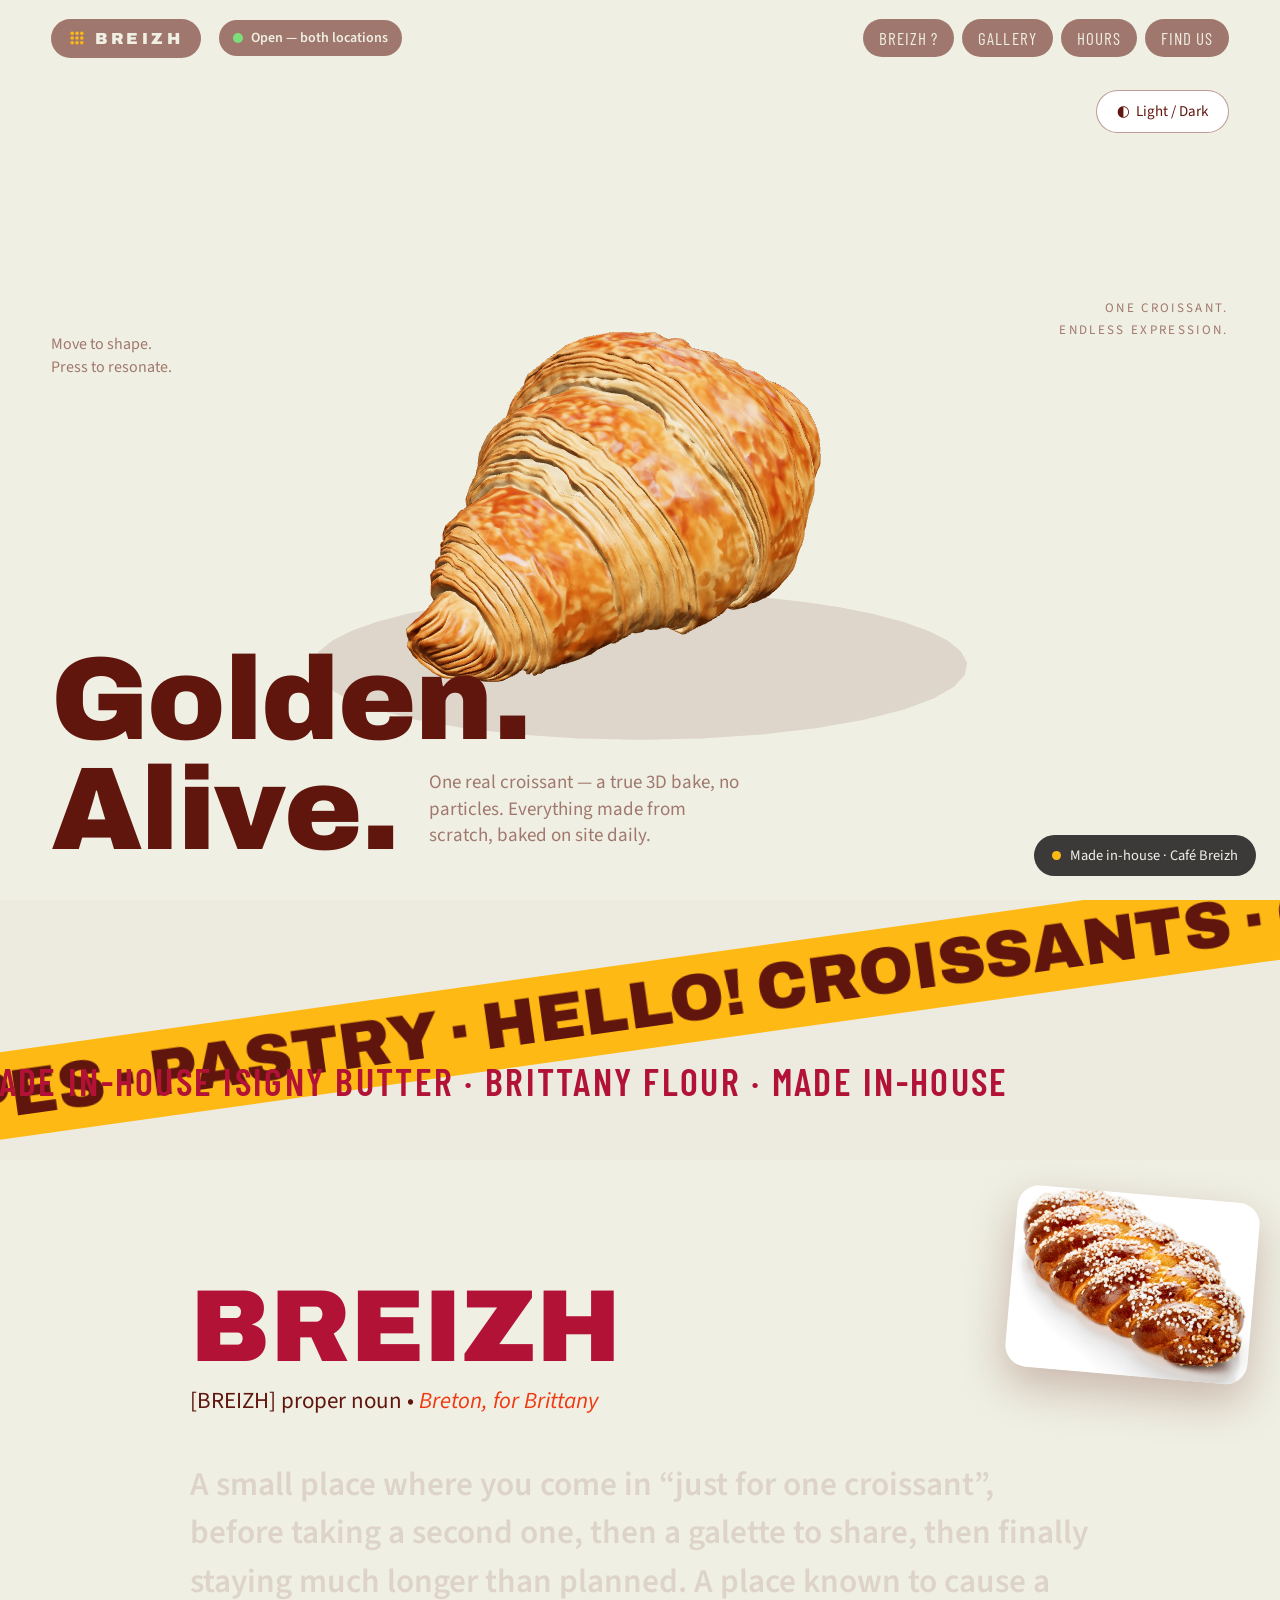
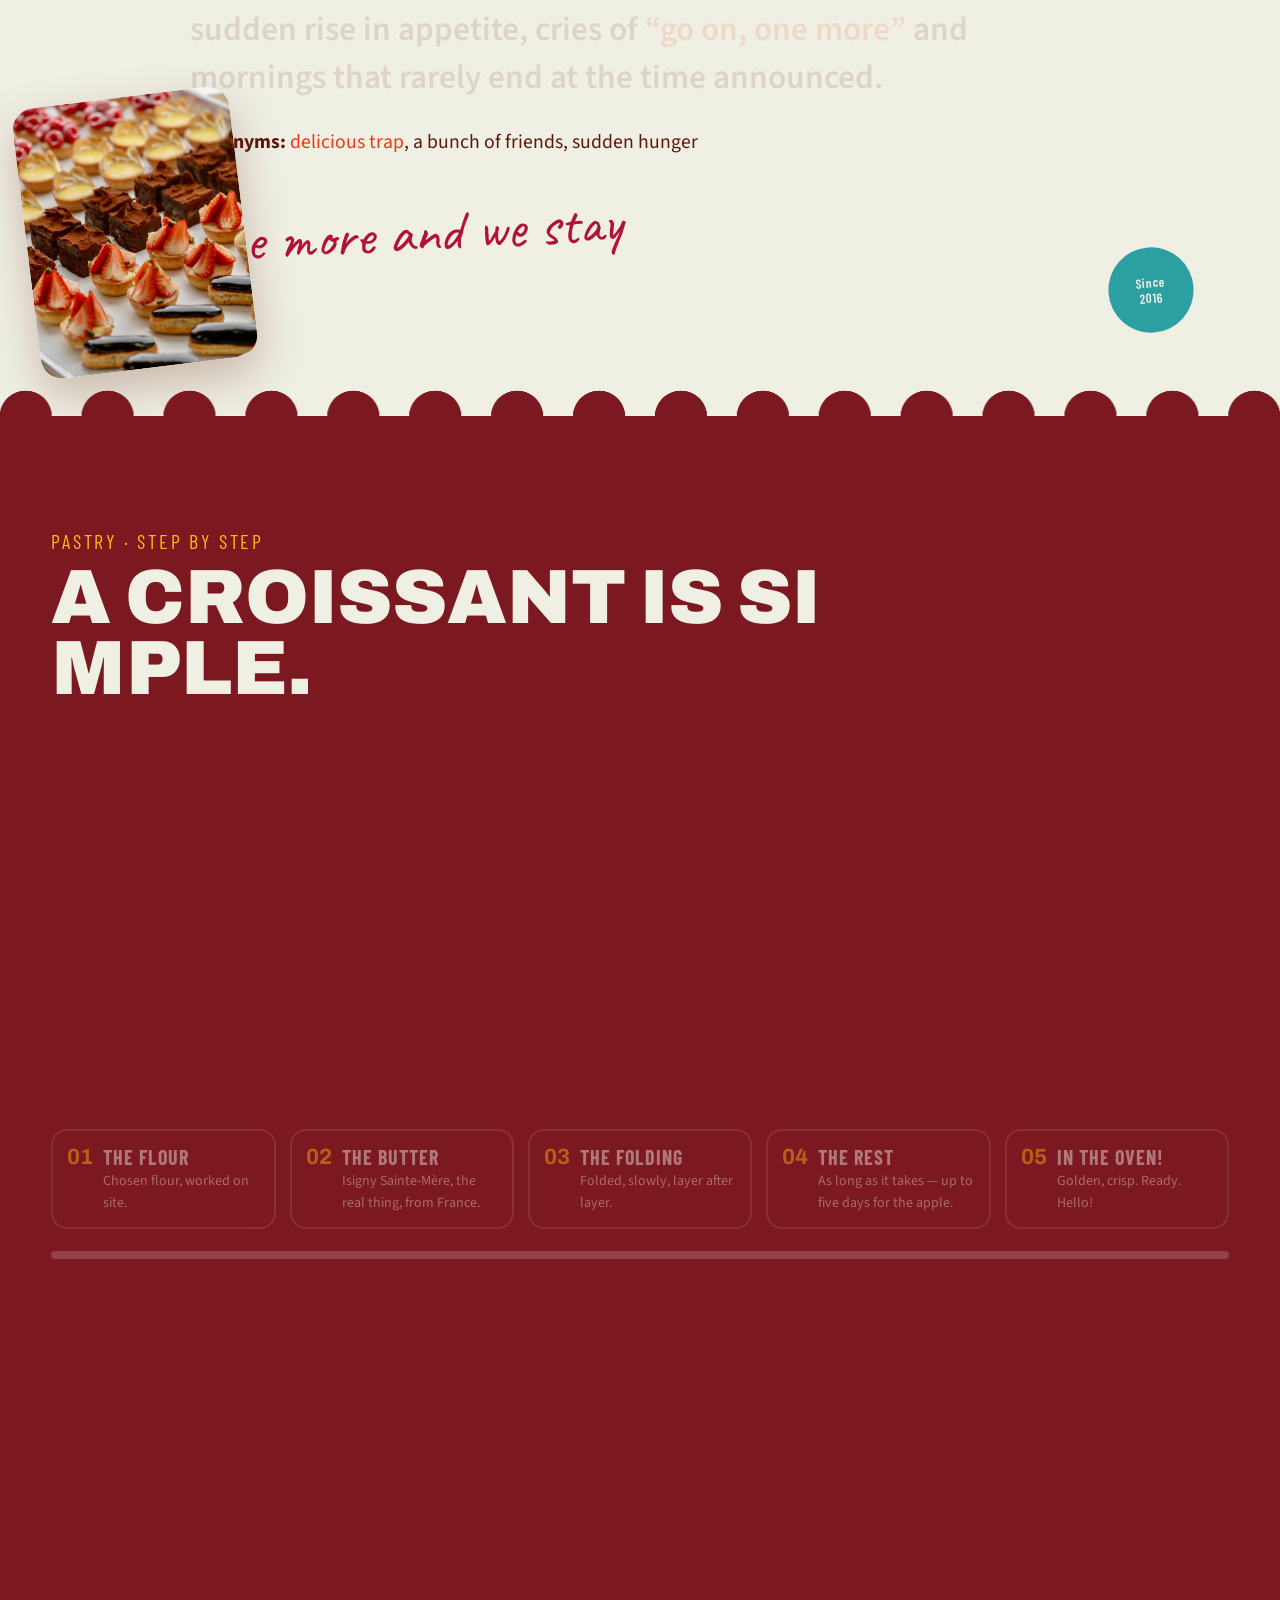
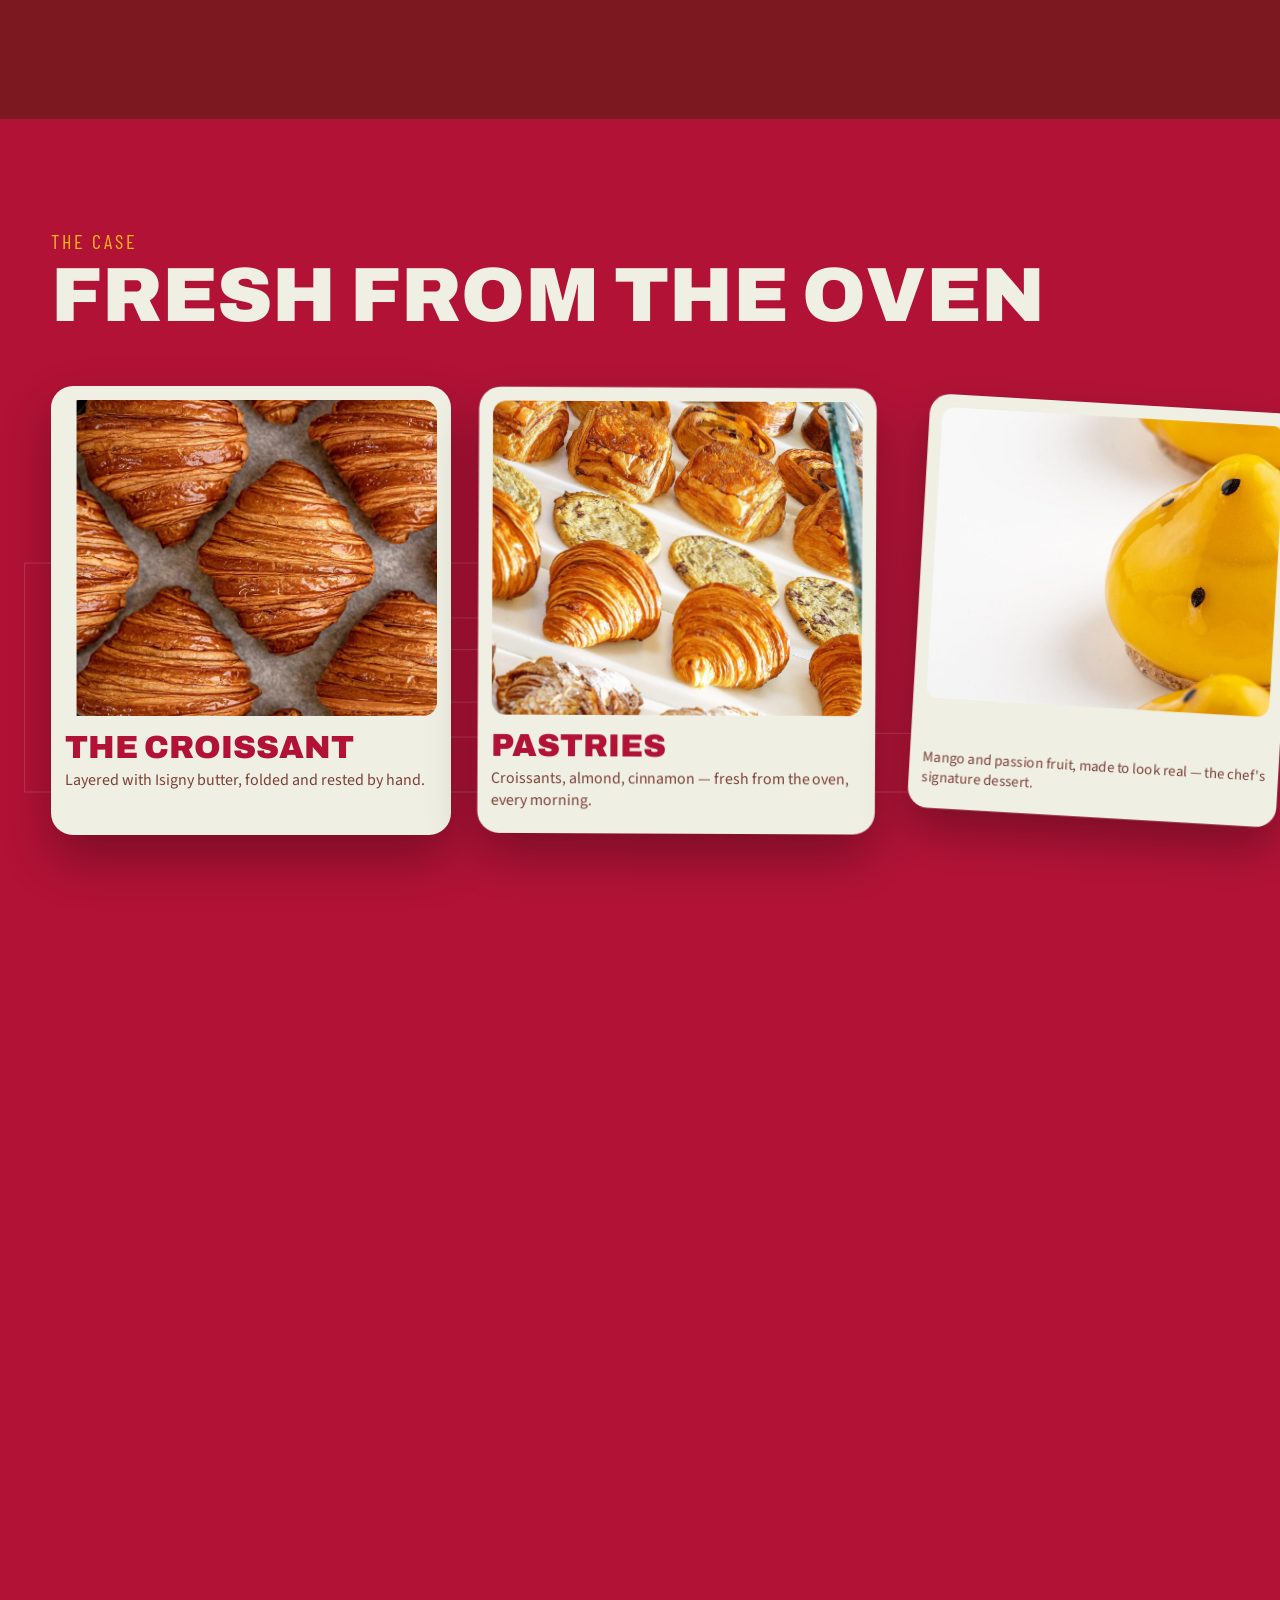
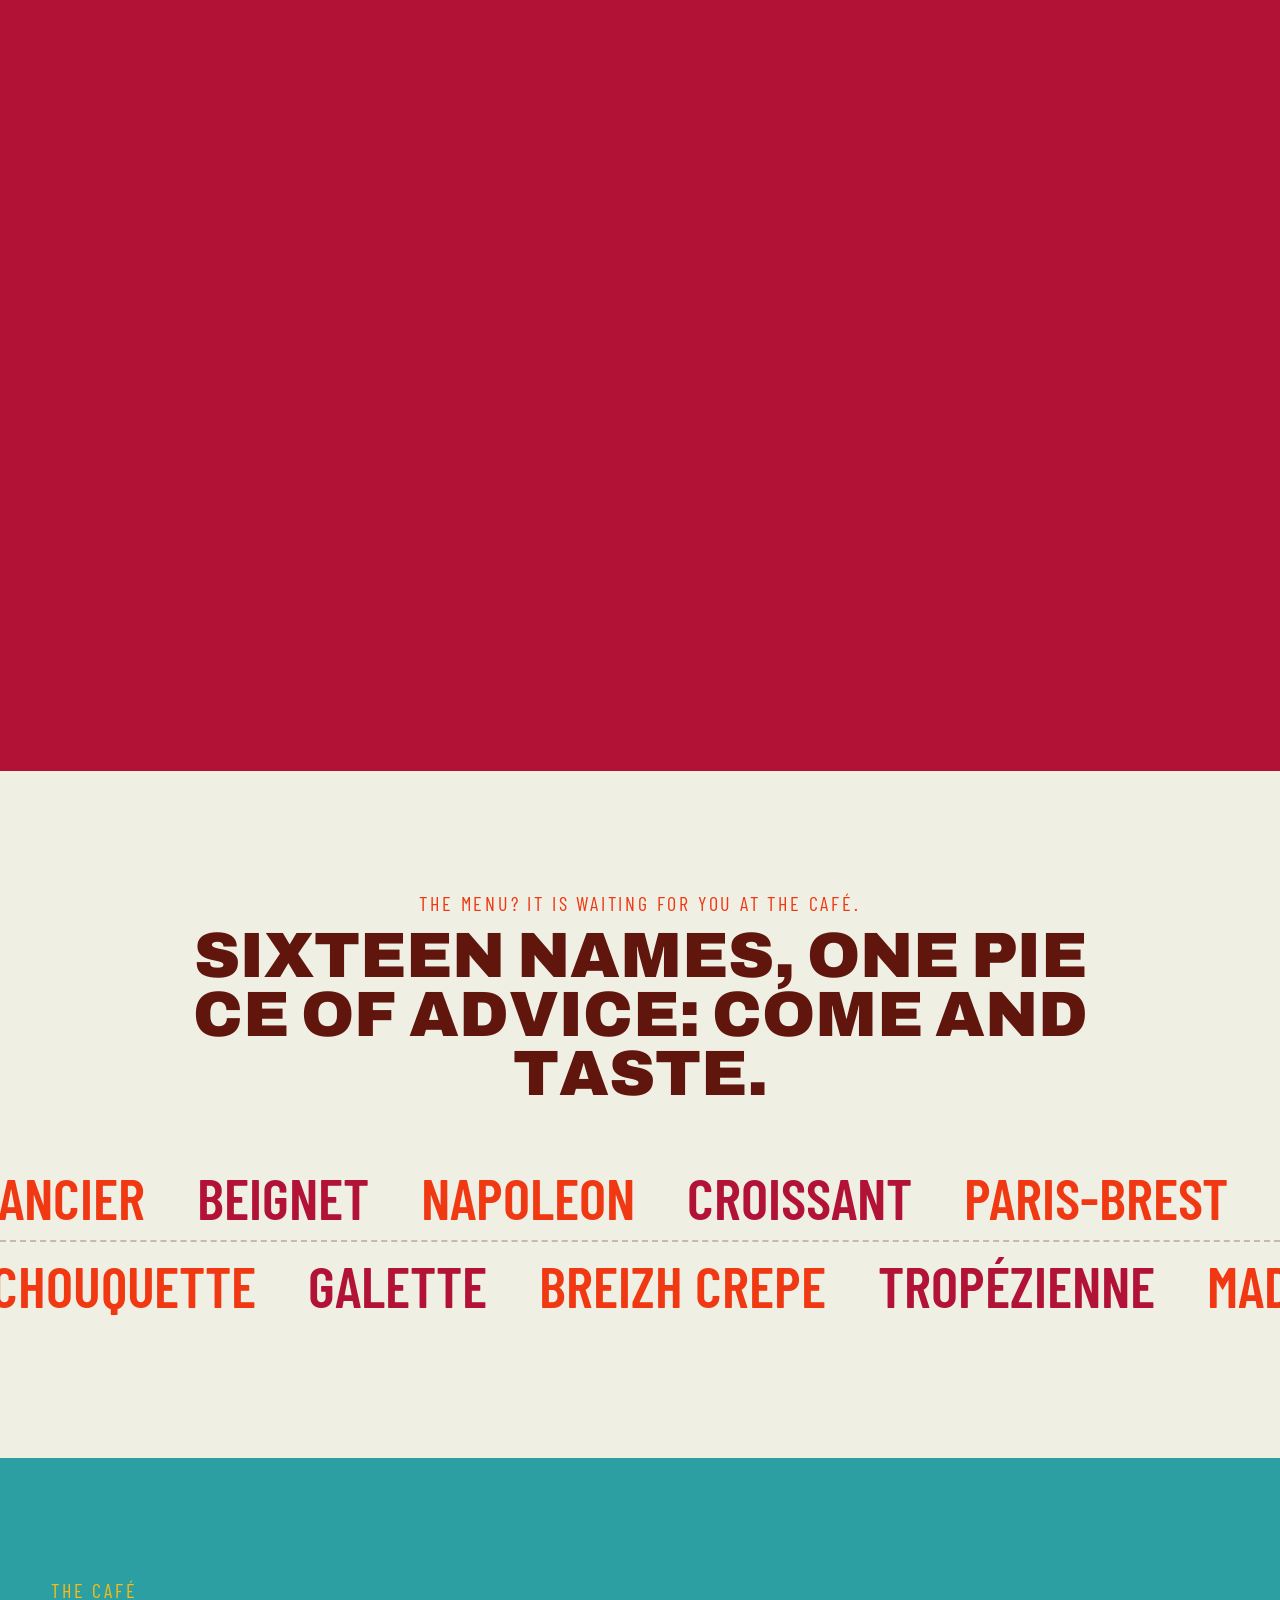
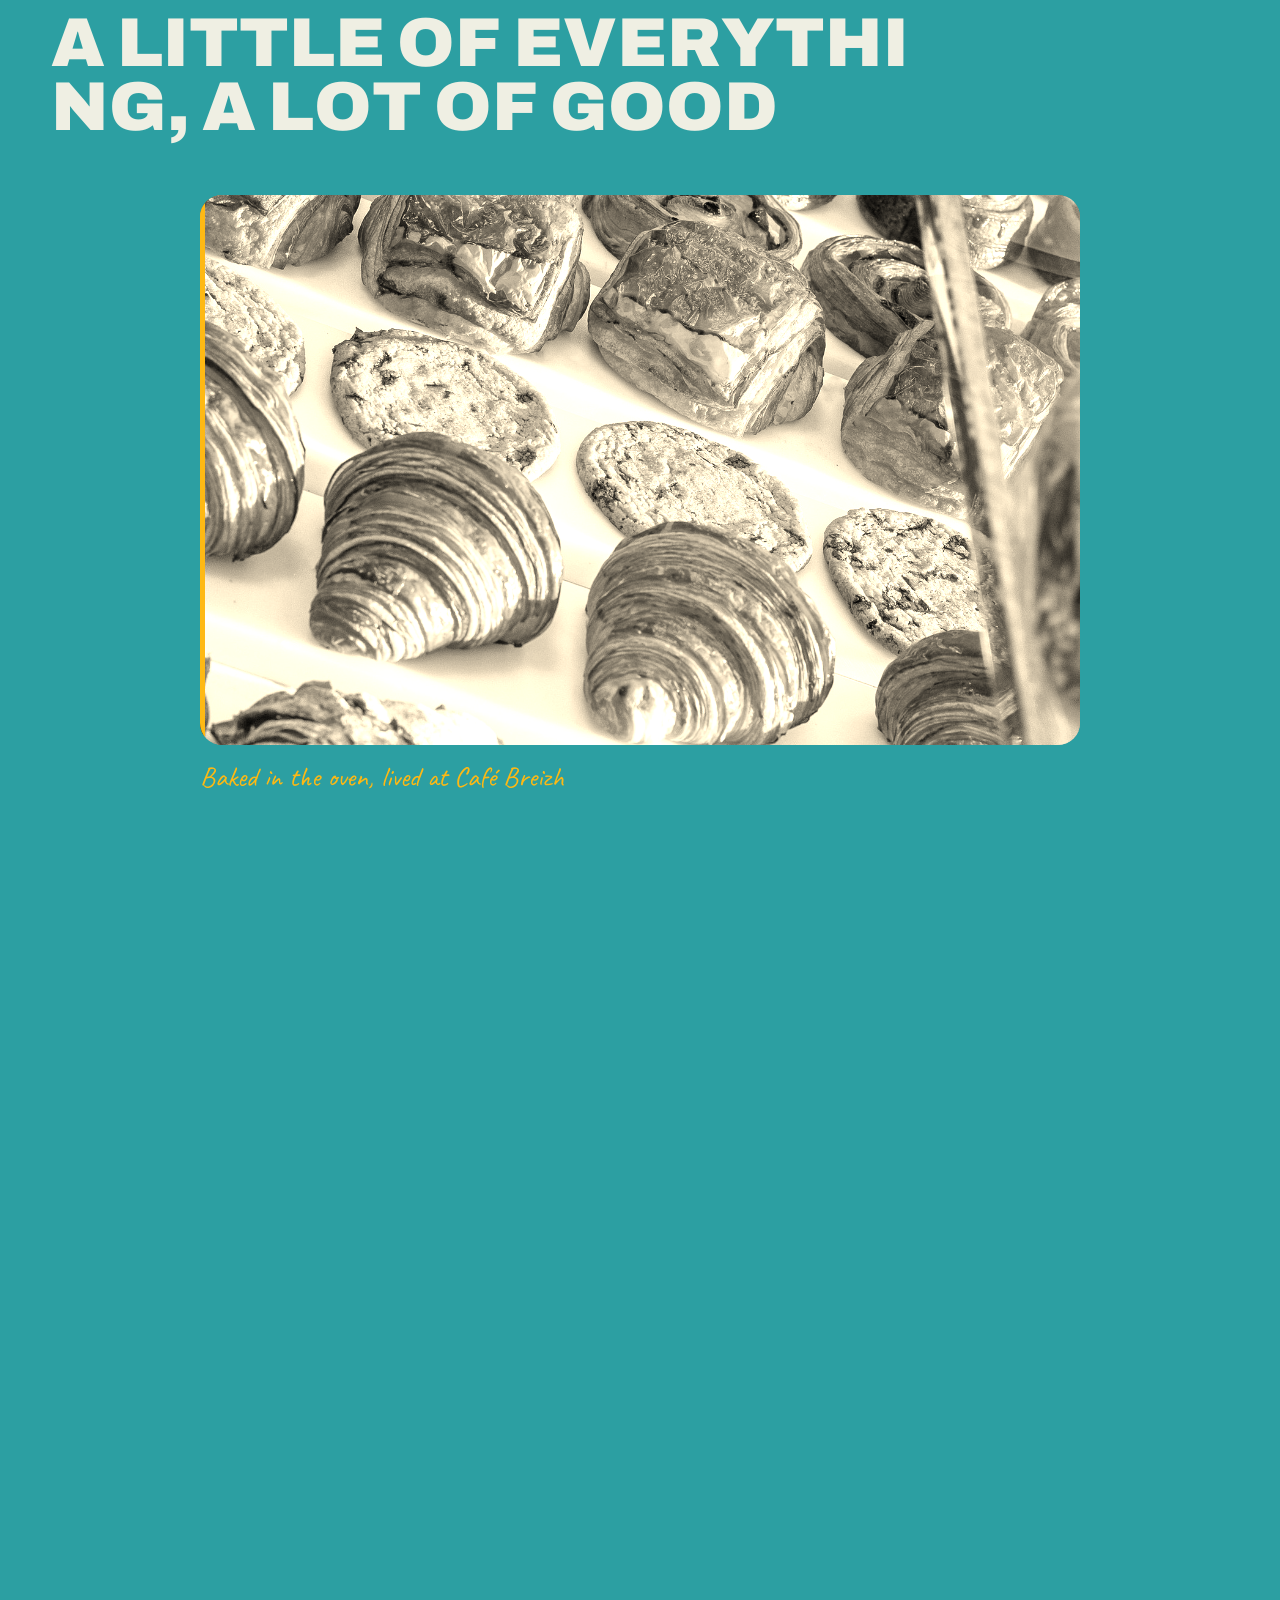
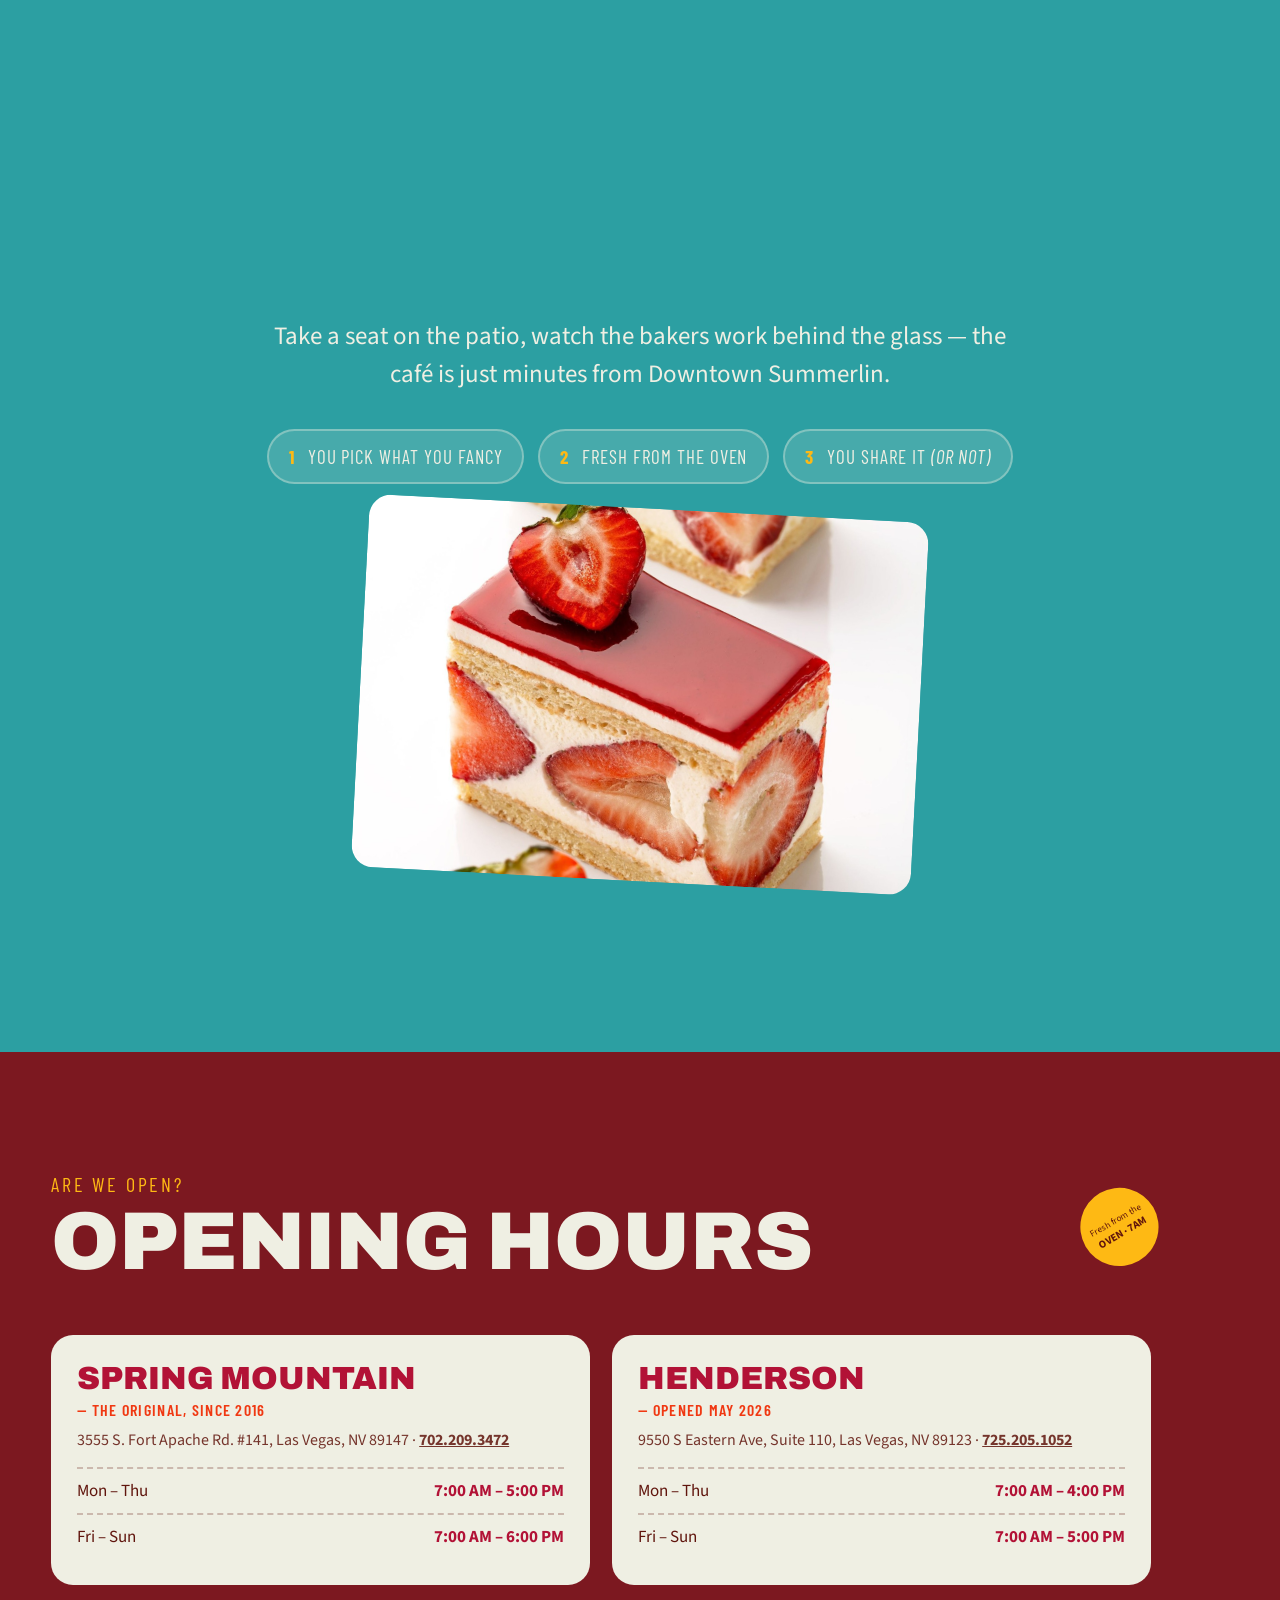
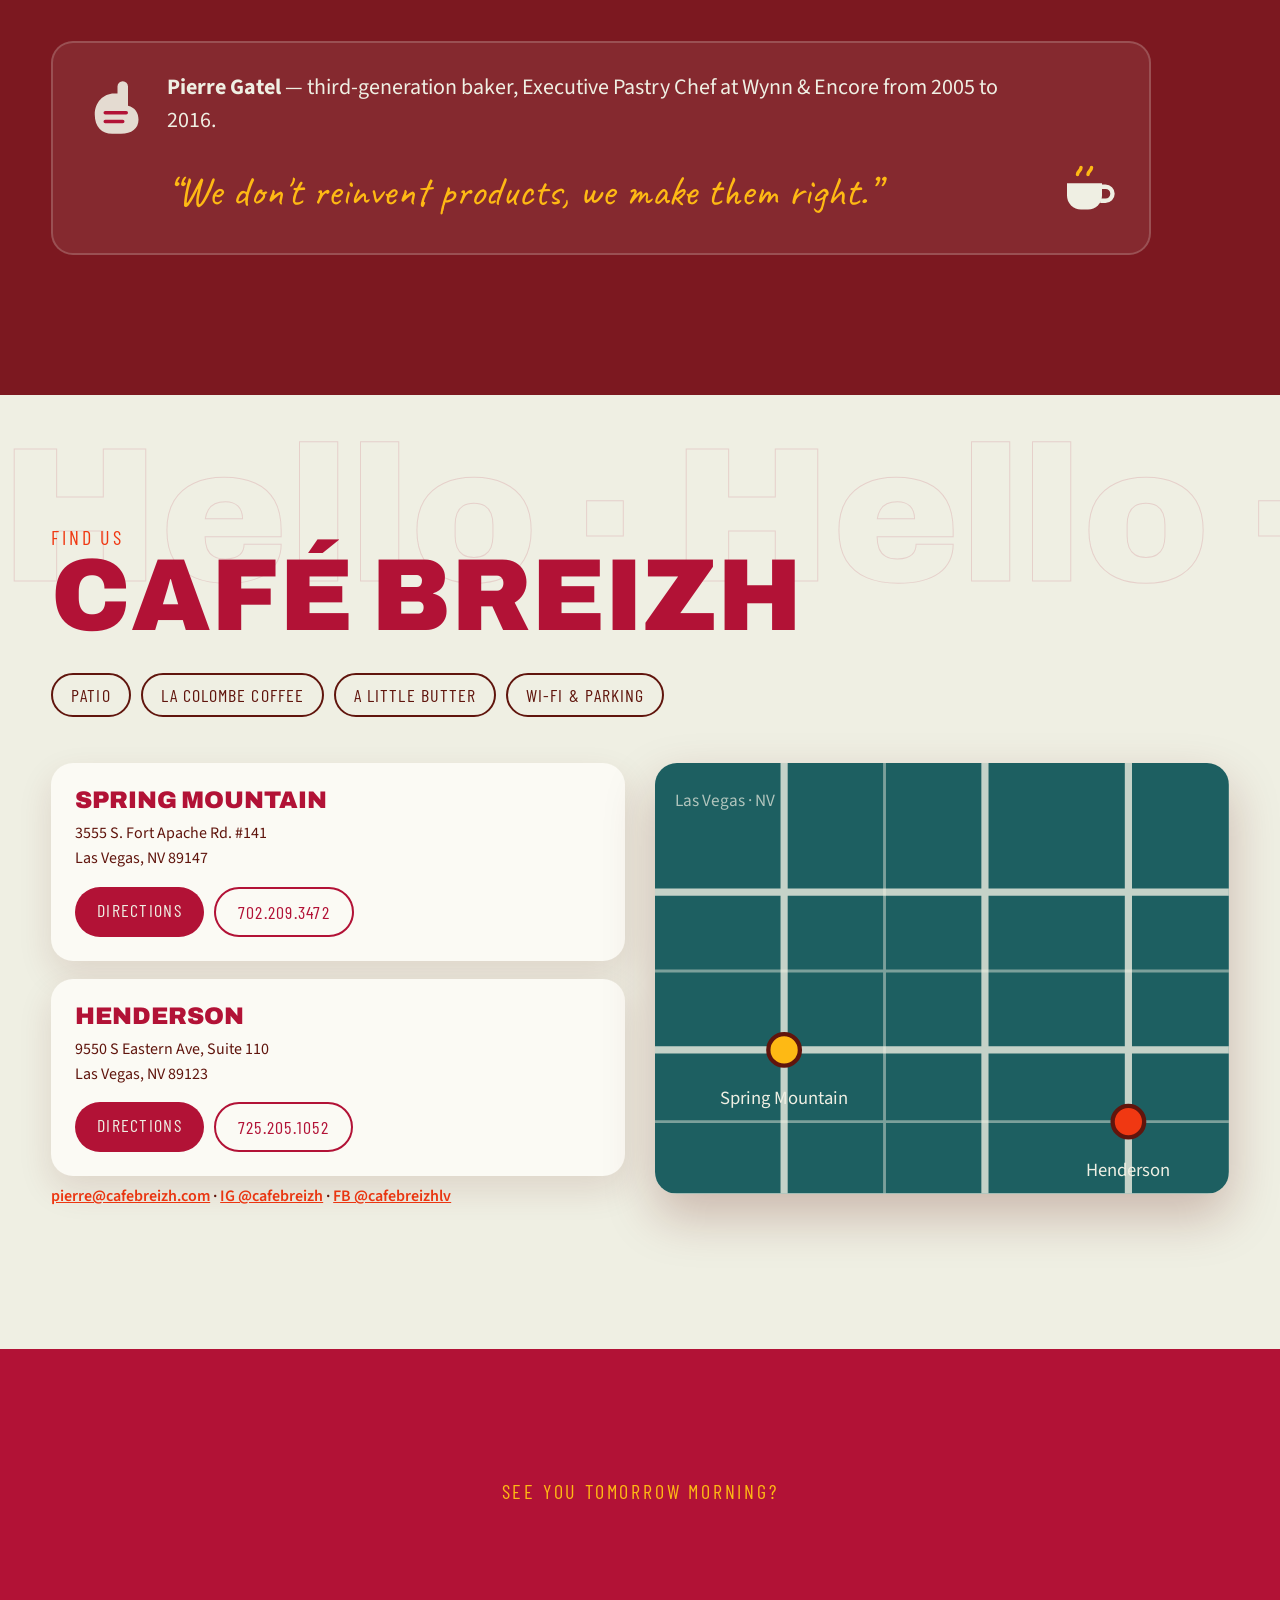
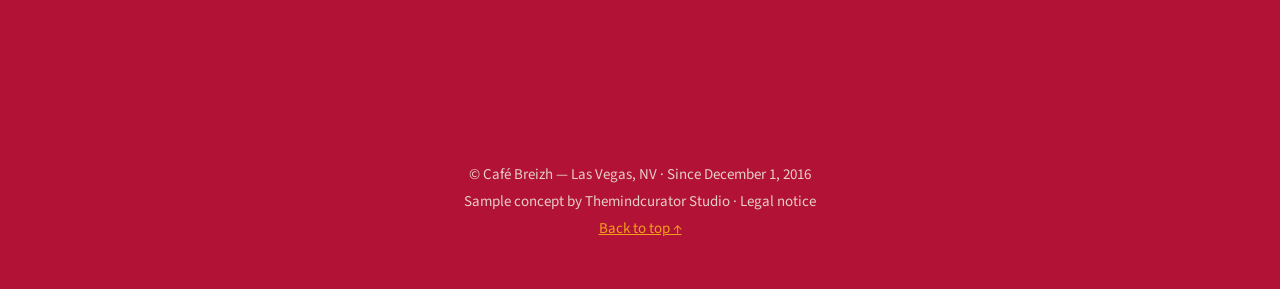
<file: index.html>
<!DOCTYPE html>
<html lang="en">
<head>
<meta charset="UTF-8">
<meta name="viewport" content="width=device-width, initial-scale=1.0">
<title>Café Breizh — Bakery &amp; Pastry · Las Vegas</title>
<meta name="description" content="Café Breizh — French bakery & pastry by Chef Pierre Gatel, Las Vegas. Everything made from scratch, baked on site daily.">
<link rel="preconnect" href="https://fonts.googleapis.com">
<link rel="preconnect" href="https://fonts.gstatic.com" crossorigin>
<link href="https://fonts.googleapis.com/css2?family=Archivo:wght@500;700;900&family=Barlow+Condensed:wght@500;600&family=Source+Sans+3:ital,wght@0,400;0,600;0,700;1,400&family=Caveat:wght@700&display=swap" rel="stylesheet">
<link rel="stylesheet" href="css/main.css">
</head>
<body id="top">

<!-- CURSOR -->
<div class="cursor" data-cursor aria-hidden="true"><span data-cursor-label>Hello!</span></div>

<!-- LOADER -->
<div class="intro" data-intro aria-hidden="true">
  <div class="intro__panels"><span style="--c:#B21236"></span><span style="--c:#7C1820"></span><span style="--c:#F03812"></span><span style="--c:#FE8826"></span><span style="--c:#FEB914"></span></div>
  <div class="intro__core">
    <svg class="intro__croissant" viewBox="0 0 120 80" fill="none" aria-hidden="true"><path d="M60 14c10-8 26-6 34 4 10 2 16 10 14 20 6 8 4 18-4 24-8 6-20 4-26-4H42c-6 8-18 10-26 4C8 56 6 46 12 38 10 28 16 20 26 18c8-10 24-12 34-4Z" fill="#FEB914" stroke="#60150D" stroke-width="4"/><path d="M42 20c4 12 4 26 0 40M78 20c-4 12-4 26 0 40M60 14v52" stroke="#60150D" stroke-width="4"/></svg>
    <div class="intro__word" data-intro-word>BREIZH</div>
    <p class="intro__msg" data-intro-msg>Preheating the oven…</p>
    <div class="intro__bar"><i data-intro-bar></i></div>
    <p class="intro__done">Ready! Hello!</p>
  </div>
</div>

<!-- TOPBAR -->
<header class="topbar">
  <a class="topbar__logo" href="#top" data-magnetic aria-label="Café Breizh — back to top">
    <svg viewBox="0 0 20 20" aria-hidden="true"><circle cx="4" cy="4" r="2.2"/><circle cx="10" cy="4" r="2.2"/><circle cx="16" cy="4" r="2.2"/><circle cx="4" cy="10" r="2.2"/><circle cx="10" cy="10" r="2.2"/><circle cx="16" cy="10" r="2.2"/><circle cx="4" cy="16" r="2.2"/><circle cx="10" cy="16" r="2.2"/><circle cx="16" cy="16" r="2.2"/></svg>
    <span>BREIZH</span>
  </a>
  <p class="topbar__status"><span class="topbar__dot" data-status-dot></span><span data-status-text>Checking opening hours…</span></p>
  <nav class="topbar__links">
    <a href="#definition" data-magnetic>Breizh ?</a>
    <a href="#gallery" data-magnetic>Gallery</a>
    <a href="#hours" data-magnetic>Hours</a>
    <a href="#visit" data-magnetic>Find us</a>
  </nav>
</header>

<main>
<!-- HERO — one real 3D croissant (approved sample, hero section only) -->
<section class="s-hero s-hero--model">
  <canvas class="s-hero__gl" data-hero-gl aria-hidden="true"></canvas>
  <button class="pill s-hero__theme" data-hero-theme type="button">◐&nbsp; Light / Dark</button>
  <p class="s-hero__note s-hero__note--l">Move to shape.<br>Press to resonate.</p>
  <p class="s-hero__note s-hero__note--r">One croissant.<br>Endless expression.</p>
  <div class="s-hero__headline">
    <h1>Golden.</h1>
    <div class="s-hero__row">
      <h1>Alive.</h1>
      <p>One real croissant — a true 3D bake, no particles. Everything made from scratch, baked on site daily.</p>
    </div>
  </div>
  <p class="s-hero__badge"><i></i> Made in-house · Café Breizh</p>
</section>

<!-- MARQUEE -->
<section class="s-marquee" aria-hidden="true">
  <div class="marquee marquee--a" data-marquee="1"><div class="marquee__track"><span>Croissants · Galettes · Crepes · Pastry · Hello!&nbsp;</span><span>Croissants · Galettes · Crepes · Pastry · Hello!&nbsp;</span></div></div>
  <div class="marquee marquee--b" data-marquee="-1"><div class="marquee__track"><span>Isigny Butter · Brittany Flour · Made In-House&nbsp;</span><span>Isigny Butter · Brittany Flour · Made In-House&nbsp;</span></div></div>
</section>

<!-- DEFINITION -->
<section class="s-def edge-wave" id="definition">
  <header class="s-def__head">
    <h2 class="s-def__word">Breizh</h2>
    <p class="s-def__phon">[BREIZH] proper noun • <em>Breton, for Brittany</em></p>
  </header>
  <p class="s-def__text" data-words>A small place where you come in “just for one croissant”, before taking a second one, then a galette to share, then finally staying much longer than planned. A place known to cause a sudden rise in appetite, cries of <mark>“go on, one more”</mark> and mornings that rarely end at the time announced.</p>
  <p class="s-def__syn"><strong>Synonyms:</strong> <mark>delicious trap</mark>, a bunch of friends, sudden hunger</p>
  <div class="s-def__sign" data-sign><span class="sign">One more and we stay</span></div>
  <figure class="s-def__photo s-def__photo--a" data-parallax="6"><img src="assets/img/ig-assorted-minis.jpg" alt="Assorted French mini pastries"></figure>
  <figure class="s-def__photo s-def__photo--b" data-parallax="10"><img src="assets/img/ig-braided-bread.jpg" alt="Braided brioche with pearl sugar"></figure>
  <div class="s-def__stamp" data-stamp aria-hidden="true">Since<br>2016</div>
</section>

<!-- BUILD -->
<section class="s-build edge-wave">
  <div class="s-build__pin" data-build-pin>
    <div class="s-build__intro">
      <p class="s-build__kicker">Pastry · Step by step</p>
      <h2 class="s-build__title" data-split>A croissant is simple.</h2>
    </div>
    <div class="s-build__stage" aria-hidden="true">
      <div class="layer layer--flour" data-layer="0"><svg viewBox="0 0 200 120"><ellipse cx="100" cy="88" rx="72" ry="18" fill="#EFEFE3"/><ellipse cx="100" cy="78" rx="46" ry="14" fill="#fff"/></svg><span>The flour</span></div>
      <div class="layer layer--butter" data-layer="1"><svg viewBox="0 0 200 120"><rect x="55" y="38" width="90" height="48" rx="10" fill="#FEB914" stroke="#60150D" stroke-width="4"/></svg><span>The butter</span></div>
      <div class="layer layer--fold" data-layer="2"><img src="assets/img/ig-croissant.jpg" alt=""><span>The folding</span></div>
      <div class="layer layer--rest" data-layer="3"><svg viewBox="0 0 200 120"><circle cx="100" cy="60" r="34" fill="none" stroke="#EFEFE3" stroke-width="6"/><path d="M100 38v22l16 10" stroke="#FEB914" stroke-width="6" fill="none" stroke-linecap="round"/></svg><span>The time</span></div>
      <div class="layer layer--fire" data-layer="4"><svg viewBox="0 0 200 120"><path d="M100 14c14 20 30 30 30 52a30 30 0 1 1-60 0c0-22 16-32 30-52Z" fill="#F03812"/><path d="M100 52c7 10 14 15 14 26a14 14 0 1 1-28 0c0-11 7-16 14-26Z" fill="#FEB914"/></svg><span>In the oven!</span></div>
      <div class="s-build__result" data-build-result><img src="assets/img/ig-croissant.jpg" alt="The croissant, flaky and golden"><strong>The Croissant</strong><em>Flaky, golden, crisp.</em></div>
      <div class="s-build__twist" data-build-twist><img src="assets/img/ig-galette-rois.jpg" alt="Golden Galette des Rois"><p class="s-build__twist-k">Same butter, another way</p><strong>…or as a galette</strong><em>The Galette des Rois, golden frangipane.</em></div>
    </div>
    <ol class="s-build__steps">
      <li class="s-build__step"><b>01</b><div><strong>The flour</strong><span>Chosen flour, worked on site.</span></div></li>
      <li class="s-build__step"><b>02</b><div><strong>The butter</strong><span>Isigny Sainte-Mère, the real thing, from France.</span></div></li>
      <li class="s-build__step"><b>03</b><div><strong>The folding</strong><span>Folded, slowly, layer after layer.</span></div></li>
      <li class="s-build__step"><b>04</b><div><strong>The rest</strong><span>As long as it takes — up to five days for the apple.</span></div></li>
      <li class="s-build__step"><b>05</b><div><strong>In the oven!</strong><span>Golden, crisp. Ready. Hello!</span></div></li>
    </ol>
    <div class="s-build__bar"><i data-build-bar></i></div>
  </div>
</section>

<!-- GALLERY -->
<section class="s-gallery" id="gallery">
  <div class="s-gallery__pin" data-gallery-pin>
    <header class="s-gallery__head"><p class="s-gallery__kicker">The case</p><h2 class="s-gallery__title" data-split>Fresh from the oven</h2></header>
    <div class="s-gallery__giant" data-gallery-giant aria-hidden="true">HELLO</div>
    <div class="s-gallery__track" data-gallery-track>
      <article class="card" data-card><div class="card__img"><img data-card-img src="assets/img/site-cafe-b.jpg" alt="Golden croissants in the case"></div><h3 class="card__title">The Croissant</h3><p>Layered with Isigny butter, folded and rested by hand.</p></article>
      <article class="card" data-card><div class="card__img"><img data-card-img src="assets/img/ig-pastry-case.jpg" alt="Pastry case"></div><h3 class="card__title">Pastries</h3><p>Croissants, almond, cinnamon — fresh from the oven, every morning.</p></article>
      <article class="card" data-card><div class="card__img"><img data-card-img src="assets/img/ig-mango.jpg" alt="Exotic desserts made to look real"></div><h3 class="card__title">The Exotic</h3><p>Mango and passion fruit, made to look real — the chef's signature dessert.</p></article>
      <article class="card" data-card><div class="card__img"><img data-card-img src="assets/img/ig-kouign-amann.jpg" alt="Caramelised Kouign-Amann"></div><h3 class="card__title">Kouign-Amann</h3><p>Caramelised butter and sugar, every day.</p></article>
      <article class="card" data-card><div class="card__img"><img data-card-img src="assets/img/ig-eclairs.jpg" alt="Eclairs"></div><h3 class="card__title">Eclair</h3><p>Gone in a flash — that is its name.</p></article>
      <article class="card" data-card><div class="card__img"><img data-card-img src="assets/img/ig-assorted-minis.jpg" alt="Lemon, raspberry and chocolate tarts"></div><h3 class="card__title">The Little Tarts</h3><p>Lemon, raspberry, chocolate — in small bites.</p></article>
    </div>
  </div>
</section>

<!-- NAMES -->
<section class="s-names edge-wave">
  <p class="s-names__k">The menu? It is waiting for you at the café.</p>
  <h2 class="s-names__title" data-split>Sixteen names, one piece of advice: come and taste.</h2>
  <div class="names-row" data-names-row="1"><div class="names-row__track"><span>Croissant</span><span>Paris-Brest</span><span>Kouign-Amann</span><span>Croque Monsieur</span><span>Palmier</span><span>Financier</span><span>Beignet</span><span>Napoleon</span><span>Croissant</span><span>Paris-Brest</span><span>Kouign-Amann</span><span>Croque Monsieur</span><span>Palmier</span><span>Financier</span><span>Beignet</span><span>Napoleon</span></div></div>
  <div class="names-row" data-names-row="-1"><div class="names-row__track"><span>Galette</span><span>Breizh Crepe</span><span>Tropézienne</span><span>Madeleine</span><span>Quiche Lorraine</span><span>Lemon Tart</span><span>Brioche</span><span>Chouquette</span><span>Galette</span><span>Breizh Crepe</span><span>Tropézienne</span><span>Madeleine</span><span>Quiche Lorraine</span><span>Lemon Tart</span><span>Brioche</span><span>Chouquette</span></div></div>
</section>

<!-- AMIGOS / LE CAFE -->
<section class="s-amigos edge-wave">
  <header class="s-amigos__head"><p class="s-amigos__k">The café</p><h2 class="s-amigos__title" data-split>A little of everything, a lot of good</h2></header>
  <div class="duo" data-duo>
    <figure class="duo__frame">
      <img class="duo__photo" src="assets/img/ig-pastry-case.jpg" alt="The Café Breizh case, full of pastries">
      <div class="duo__illu" data-duo-illu><img data-duo-in src="assets/img/ig-pastry-case.jpg" alt="" aria-hidden="true"></div>
      <i class="duo__line" data-duo-line></i>
    </figure>
    <figcaption>Baked in the oven, lived at Café Breizh</figcaption>
  </div>
  <p class="s-amigos__text">Take a seat on the patio, watch the bakers work behind the glass — the café is just minutes from Downtown Summerlin.</p>
  <div class="s-amigos__how"><span><b>1</b> You pick what you fancy</span><span><b>2</b> Fresh from the oven</span><span><b>3</b> You share it <em>(or not)</em></span></div>
  <figure class="s-amigos__photo" data-parallax="8"><img src="assets/img/ig-fraisier.jpg" alt="Fraisier — strawberry cake from Café Breizh"></figure>
</section>

<!-- HOURS -->
<section class="s-hours edge-wave" id="hours">
  <header class="s-hours__head"><p class="s-hours__k">Are we open?</p><h2 class="s-hours__title" data-split>Opening Hours</h2></header>
  <div class="s-hours__disc" aria-hidden="true"><svg viewBox="0 0 100 100"><circle cx="50" cy="50" r="47" fill="#FEB914"/><text x="50" y="44" text-anchor="middle" font-size="11" fill="#60150D">Fresh from the</text><text x="50" y="62" text-anchor="middle" font-size="13" font-weight="700" fill="#60150D">OVEN · 7AM</text></svg></div>
  <div class="hours">
    <article class="hours__loc" data-hours-row>
      <h3>Spring Mountain <span>— the original, since 2016</span></h3>
      <p class="hours__addr">3555 S. Fort Apache Rd. #141, Las Vegas, NV 89147 · <a href="tel:+17022093472">702.209.3472</a></p>
      <ul><li><span>Mon – Thu</span><b>7:00 AM – 5:00 PM</b></li><li><span>Fri – Sun</span><b>7:00 AM – 6:00 PM</b></li></ul>
    </article>
    <article class="hours__loc" data-hours-row>
      <h3>Henderson <span>— opened May 2026</span></h3>
      <p class="hours__addr">9550 S Eastern Ave, Suite 110, Las Vegas, NV 89123 · <a href="tel:+17252051052">725.205.1052</a></p>
      <ul><li><span>Mon – Thu</span><b>7:00 AM – 4:00 PM</b></li><li><span>Fri – Sun</span><b>7:00 AM – 5:00 PM</b></li></ul>
    </article>
  </div>
  <div class="chef">
    <svg class="chef__hand" viewBox="0 0 80 80" aria-hidden="true"><path d="M18 52c0-14 10-24 22-24h4v-8a6 6 0 0 1 12 0v22c8 2 12 8 12 16 0 10-8 16-20 16H38c-12 0-20-8-20-22Z" fill="#EFEFE3" opacity=".9"/><path d="M30 50h24M30 60h20" stroke="#B21236" stroke-width="4" stroke-linecap="round"/></svg>
    <p class="chef__line"><strong>Pierre Gatel</strong> — third-generation baker, Executive Pastry Chef at Wynn &amp; Encore from 2005 to 2016.</p>
    <blockquote>“We don't reinvent products, we make them right.”</blockquote>
    <svg class="chef__cup" viewBox="0 0 80 80" aria-hidden="true"><path d="M16 30h40v14a16 16 0 0 1-16 16h-8A16 16 0 0 1 16 44V30Z" fill="#EFEFE3"/><path d="M56 34h4a8 8 0 0 1 0 16h-6" fill="none" stroke="#EFEFE3" stroke-width="5"/><path d="M28 20c0-4 4-4 4-8M40 20c0-4 4-4 4-8" stroke="#FEB914" stroke-width="4" fill="none" stroke-linecap="round"/></svg>
  </div>
</section>

<!-- VISIT -->
<section class="s-visit edge-wave" id="visit">
  <div class="s-visit__giant" data-visit-marquee aria-hidden="true"><span>Hello · Hello · Hello ·&nbsp;</span><span>Hello · Hello · Hello ·&nbsp;</span><span>Hello · Hello · Hello ·&nbsp;</span></div>
  <header class="s-visit__head"><p class="s-visit__k">Find us</p><h2 class="s-visit__title" data-split data-jelly>Café Breizh</h2></header>
  <ul class="s-visit__pictos">
    <li>Patio</li><li>La Colombe Coffee</li><li>A little butter</li><li>Wi-Fi &amp; parking</li>
  </ul>
  <div class="s-visit__grid">
    <div class="s-visit__locs">
      <article><h3>Spring Mountain</h3><p>3555 S. Fort Apache Rd. #141<br>Las Vegas, NV 89147</p><div class="s-visit__actions"><a class="btn" data-magnetic target="_blank" rel="noopener" href="https://www.google.com/maps/search/?api=1&query=Cafe+Breizh+3555+S+Fort+Apache+Rd+Las+Vegas+NV+89147">Directions</a><a class="btn btn--ghost" data-magnetic href="tel:+17022093472">702.209.3472</a></div></article>
      <article><h3>Henderson</h3><p>9550 S Eastern Ave, Suite 110<br>Las Vegas, NV 89123</p><div class="s-visit__actions"><a class="btn" data-magnetic target="_blank" rel="noopener" href="https://www.google.com/maps/search/?api=1&query=Cafe+Breizh+9550+S+Eastern+Ave+Las+Vegas+NV+89123">Directions</a><a class="btn btn--ghost" data-magnetic href="tel:+17252051052">725.205.1052</a></div></article>
      <p class="s-visit__contact"><a href="mailto:pierre@cafebreizh.com">pierre@cafebreizh.com</a> · <a target="_blank" rel="noopener" href="https://www.instagram.com/cafebreizh/">IG @cafebreizh</a> · <a target="_blank" rel="noopener" href="https://www.facebook.com/cafebreizhlv/">FB @cafebreizhlv</a></p>
    </div>
    <div class="s-visit__mapwrap">
      <svg class="s-visit__map" data-map viewBox="0 0 400 300" role="img" aria-label="Simplified map of the two locations">
        <rect width="400" height="300" fill="#1d5f61"/>
        <g stroke="#EFEFE3" stroke-width="5" fill="none" opacity=".8"><path d="M0 90 H400M0 200 H400M90 0 V300M230 0 V300M330 0 V300"/></g>
        <g stroke="#EFEFE3" stroke-width="2" fill="none" opacity=".45"><path d="M0 145 H400M160 0 V300M0 250 H400"/></g>
        <circle cx="90" cy="200" r="11" fill="#FEB914" stroke="#60150D" stroke-width="3"/><text x="90" y="238" text-anchor="middle" fill="#EFEFE3" font-size="13">Spring Mountain</text>
        <circle cx="330" cy="250" r="11" fill="#F03812" stroke="#60150D" stroke-width="3"/><text x="330" y="288" text-anchor="middle" fill="#EFEFE3" font-size="13">Henderson</text>
        <text x="14" y="30" fill="#EFEFE3" font-size="12" opacity=".7">Las Vegas · NV</text>
      </svg>
    </div>
  </div>
</section>
</main>

<!-- END -->
<footer class="s-end edge-wave">
  <p class="s-end__k">See you tomorrow morning?</p>
  <h2 class="s-end__big" data-end-big><span>HELLO!</span></h2>
  <div class="s-end__meta">
    <p>© Café Breizh — Las Vegas, NV · Since December 1, 2016</p>
    <p>Sample concept by Themindcurator Studio · Legal notice</p>
    <p><a href="#top">Back to top ↑</a></p>
  </div>
</footer>

<script src="assets/vendor/gsap.min.js"></script>
<script src="assets/vendor/ScrollTrigger.min.js"></script>
<script src="assets/vendor/lenis.min.js"></script>
<script src="js/main.js"></script>
<script type="importmap">
{ "imports": { "three": "./assets/vendor/three/three.module.js" } }
</script>
<script type="module" src="js/model-main.js"></script>
</body>
</html>
</file>
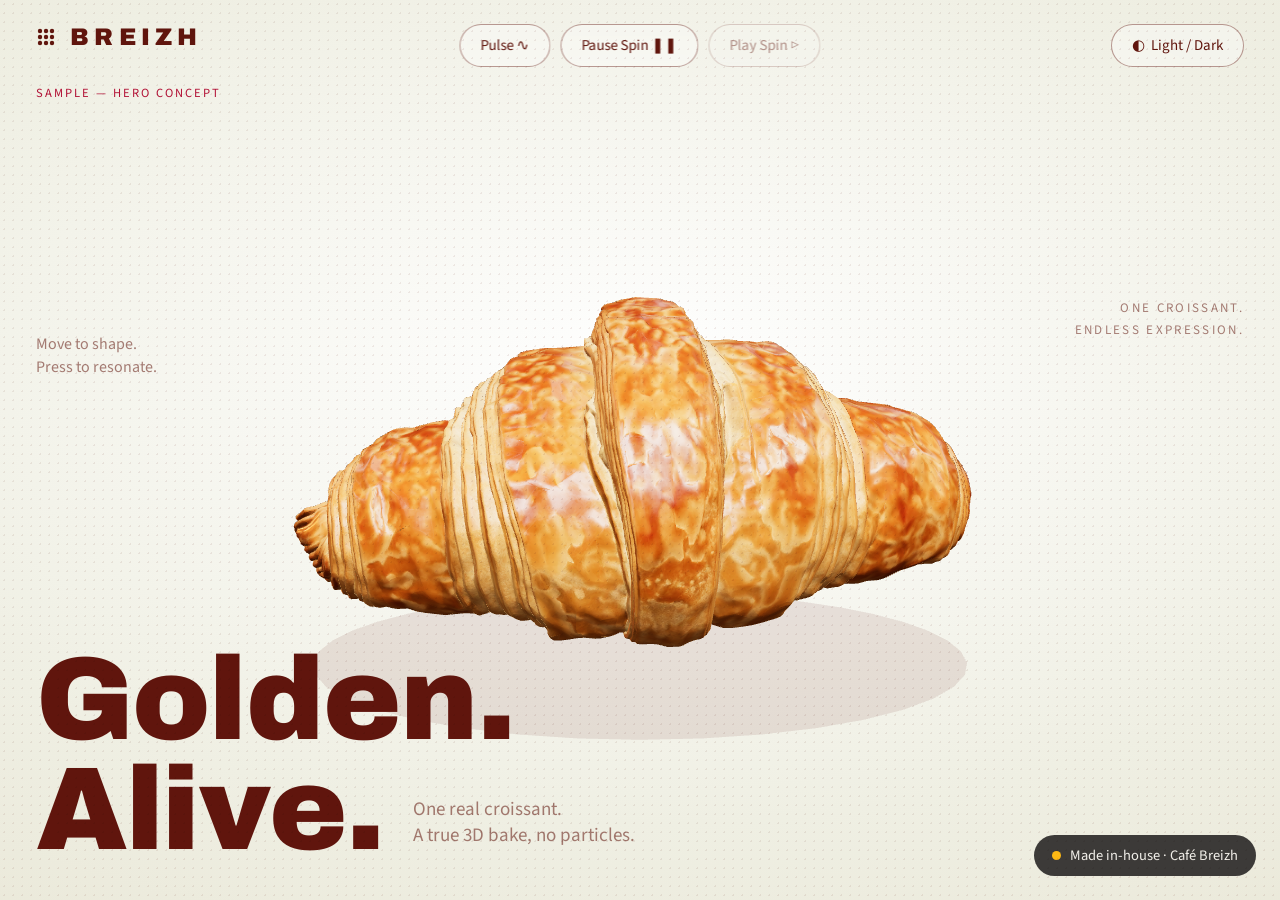
<file: hero-sample.html>
<!DOCTYPE html>
<html lang="en">
<head>
<meta charset="UTF-8">
<meta name="viewport" content="width=device-width, initial-scale=1.0">
<title>SAMPLE — Café Breizh Cymatic Hero</title>
<link rel="preconnect" href="https://fonts.googleapis.com">
<link rel="preconnect" href="https://fonts.gstatic.com" crossorigin>
<link href="https://fonts.googleapis.com/css2?family=Archivo:wght@500;700;900&family=Source+Sans+3:wght@400;600;700&display=swap" rel="stylesheet">
<style>
  :root{
    --bg:#EFEFE3; --bg2:#E7E4D2; --ink:#60150D; --muted:rgba(96,21,13,.55);
    --line:rgba(96,21,13,.42); --pill:rgba(255,255,255,.35);
  }
  body.dark{ --bg:#22100B; --bg2:#170906; --ink:#EFEFE3; --muted:rgba(239,239,227,.55); --line:rgba(239,239,227,.42); --pill:rgba(0,0,0,.25); }
  *{margin:0;padding:0;box-sizing:border-box}
  html,body{height:100%}
  body{
    font-family:"Source Sans 3",Arial,sans-serif; color:var(--ink); overflow:hidden;
    background:
      radial-gradient(120% 90% at 50% 42%, #fff 0%, var(--bg) 55%, var(--bg2) 100%);
    transition:background .5s;
  }
  body.dark{background:radial-gradient(120% 90% at 50% 42%, #3A1710 0%, var(--bg) 60%, var(--bg2) 100%)}
  body::after{ /* fine speckle, like the reference */
    content:""; position:fixed; inset:0; pointer-events:none; opacity:.5;
    background-image:radial-gradient(rgba(96,21,13,.16) 1px, transparent 1px);
    background-size:9px 9px; mix-blend-mode:multiply;
  }
  body.dark::after{background-image:radial-gradient(rgba(239,239,227,.14) 1px, transparent 1px); mix-blend-mode:screen}
  .stage{position:fixed; inset:0}
  canvas{position:absolute; inset:0; width:100%; height:100%; display:block}
  .no-gl canvas{display:none}

  header{position:absolute; top:0; left:0; right:0; z-index:5; display:flex; align-items:flex-start; padding:24px 36px;}
  .brand{display:flex; align-items:center; gap:14px; font-family:Archivo,sans-serif; font-weight:900; font-size:24px; letter-spacing:.22em}
  .brand svg{width:20px; height:20px; fill:var(--ink)}
  .controls{position:absolute; left:50%; transform:translateX(-50%); display:flex; gap:10px}
  .pill{
    font:inherit; font-size:15px; color:var(--ink); background:var(--pill);
    border:1px solid var(--line); border-radius:99px; padding:10px 20px; cursor:pointer;
    display:inline-flex; align-items:center; gap:8px; white-space:nowrap; backdrop-filter:blur(3px);
  }
  .pill:hover{border-color:var(--ink)}
  .pill.is-off{opacity:.45}
  .theme{margin-left:auto}

  .note-l{position:absolute; left:36px; top:37%; z-index:4; font-size:16px; line-height:1.45; color:var(--muted)}
  .note-r{position:absolute; right:36px; top:33%; z-index:4; text-align:right; font-size:13px; letter-spacing:.18em; line-height:1.7; color:var(--muted); text-transform:uppercase}

  .headline{position:absolute; left:36px; bottom:34px; z-index:4}
  .headline h1{font-family:Archivo,sans-serif; font-weight:900; font-size:clamp(58px,9.2vw,148px); line-height:.94; letter-spacing:-.015em}
  .headline .row{display:flex; align-items:flex-end; gap:30px}
  .headline p{font-size:19px; line-height:1.4; color:var(--muted); max-width:290px; padding-bottom:16px}
  .badge{
    position:absolute; right:24px; bottom:24px; z-index:5; display:flex; align-items:center; gap:9px;
    background:#3c3a38; color:#f2f0ea; font-size:14.5px; padding:10px 18px; border-radius:99px;
  }
  .badge i{width:9px; height:9px; border-radius:50%; background:#FEB914; display:block}
  .sample-tag{position:absolute; left:36px; top:84px; z-index:5; font-size:12.5px; letter-spacing:.16em; color:#B21236; text-transform:uppercase}

  @media(max-width:760px){
    header{padding:16px 18px}
    .brand{font-size:18px}
    .controls{position:static; transform:none; margin-left:auto}
    .controls .pill{padding:8px 12px; font-size:13px}
    .controls [data-play]{display:none}
    .theme{display:none}
    .note-l,.note-r{display:none}
    .headline{left:18px; bottom:78px}
    .headline h1{font-size:56px}
    .headline p{display:none}
    .badge{right:14px; bottom:14px; font-size:12.5px; padding:8px 13px}
    .sample-tag{left:18px; top:70px}
  }
</style>
</head>
<body>

<div class="stage">
  <canvas data-cymatic aria-hidden="true"></canvas>

  <header>
    <div class="brand">
      <svg viewBox="0 0 20 20" aria-hidden="true"><circle cx="4" cy="4" r="2.2"/><circle cx="10" cy="4" r="2.2"/><circle cx="16" cy="4" r="2.2"/><circle cx="4" cy="10" r="2.2"/><circle cx="10" cy="10" r="2.2"/><circle cx="16" cy="10" r="2.2"/><circle cx="4" cy="16" r="2.2"/><circle cx="10" cy="16" r="2.2"/><circle cx="16" cy="16" r="2.2"/></svg>
      BREIZH
    </div>
    <nav class="controls" aria-label="Sculpture controls">
      <button class="pill" data-pulse>Pulse ∿</button>
      <button class="pill" data-pause>Pause Spin ❚❚</button>
      <button class="pill is-off" data-play>Play Spin ▷</button>
    </nav>
    <button class="pill theme" data-theme>◐&nbsp; Light / Dark</button>
  </header>

  <p class="sample-tag">Sample — hero concept</p>

  <p class="note-l">Move to shape.<br>Press to resonate.</p>
  <p class="note-r">One croissant.<br>Endless expression.</p>

  <div class="headline">
    <h1>Golden.</h1>
    <div class="row">
      <h1>Alive.</h1>
      <p>One real croissant.<br>A true 3D bake, no particles.</p>
    </div>
  </div>

  <p class="badge"><i></i> Made in-house · Café Breizh</p>
</div>

<script type="importmap">
{ "imports": { "three": "./assets/vendor/three/three.module.js" } }
</script>
<script type="module" src="js/model.js"></script>
</body>
</html>
</file>
<file: css/main.css>
:root{
  --rouge:#B21236; --bordeaux:#7C1820; --brun:#60150D; --orange-rouge:#F03812;
  --orange:#FE8826; --jaune:#FEB914; --bleu:#2C9FA2; --creme:#EFEFE3; --creme-fond:#EDEAE0;
  --f-title:"Archivo","Arial Black",system-ui,sans-serif;
  --f-cond:"Barlow Condensed","Arial Narrow",system-ui,sans-serif;
  --f-text:"Source Sans 3",Arial,system-ui,sans-serif;
  --gutter:clamp(16px,4vw,56px); --radius:22px; --topbar-h:76px;
  --ease:cubic-bezier(.2,.8,.2,1); --wave:clamp(14px,1.6vw,26px);
}
*{margin:0;padding:0;box-sizing:border-box}
html{scroll-behavior:auto}
html.lenis,html.lenis body{height:auto}
.lenis.lenis-smooth{scroll-behavior:auto!important}
body{font-family:var(--f-text);background:var(--rouge);color:var(--creme);overflow-x:hidden}
img{display:block;max-width:100%}
a{color:inherit}
::selection{background:var(--jaune);color:var(--brun)}

/* scalloped divider: section paints a wave of its own bg over the previous */
.edge-wave{position:relative}
.edge-wave::before{content:"";position:absolute;z-index:4;left:0;right:0;top:calc(-2*var(--wave) + 1px);height:calc(2*var(--wave));background:inherit;pointer-events:none;
  --R:calc(var(--wave)*1.28);
  -webkit-mask:radial-gradient(var(--R) at 50% calc(1.8*var(--wave)),#000 99%,#0000 101%) calc(50% - 2*var(--wave)) 0/calc(4*var(--wave)) 100%,linear-gradient(#000 0 0) no-repeat 0 calc(1.8*var(--wave))/100% calc(2*var(--wave) - 1.8*var(--wave) + 1px);
  mask:radial-gradient(var(--R) at 50% calc(1.8*var(--wave)),#000 99%,#0000 101%) calc(50% - 2*var(--wave)) 0/calc(4*var(--wave)) 100%,linear-gradient(#000 0 0) no-repeat 0 calc(1.8*var(--wave))/100% calc(2*var(--wave) - 1.8*var(--wave) + 1px)}

/* ---------- cursor ---------- */
.cursor{position:fixed;z-index:200;left:0;top:0;width:64px;height:64px;margin:-32px 0 0 -32px;border-radius:50%;background:var(--jaune);color:var(--brun);display:none;align-items:center;justify-content:center;font-family:var(--f-cond);font-size:13px;font-weight:600;pointer-events:none;opacity:0;transform:scale(.4)}
html.has-cursor .cursor{display:flex}
html.has-cursor,html.has-cursor a,html.has-cursor button{cursor:none}
.cursor.is-on{opacity:1}
.cursor span{opacity:0;transition:opacity .2s}
.cursor.is-hover{transform:scale(1)}
.cursor.is-hover span{opacity:1}
.cursor.is-down{scale:.85}

/* ---------- loader ---------- */
.intro{position:fixed;inset:0;z-index:300;display:flex;align-items:center;justify-content:center}
.intro__panels{position:absolute;inset:0;display:flex}
.intro__panels span{flex:1;background:var(--c)}
.intro__core{position:relative;z-index:2;text-align:center;color:var(--creme);padding:20px}
.intro__croissant{width:110px;margin:0 auto 10px;animation:bounce 1s var(--ease) infinite alternate}
@keyframes bounce{from{transform:translateY(0) rotate(-4deg)}to{transform:translateY(-18px) rotate(5deg)}}
.intro__word{font-family:var(--f-title);font-weight:900;font-size:clamp(52px,12vw,120px);letter-spacing:.02em;line-height:1;display:flex;justify-content:center}
.intro__word .ch{display:inline-block}
.intro__msg{font-family:var(--f-cond);font-size:20px;letter-spacing:.08em;text-transform:uppercase;opacity:.85;min-height:26px}
.intro__bar{width:min(320px,70vw);height:8px;border-radius:99px;background:rgba(239,239,227,.25);margin:18px auto 10px;overflow:hidden}
.intro__bar i{display:block;height:100%;background:var(--jaune);transform:scaleX(0);transform-origin:left}
.intro__done{font-family:"Caveat",cursive;font-size:34px;color:var(--jaune);opacity:0;transform:scale(.7) rotate(-4deg)}
.intro.is-done .intro__done{opacity:1;transform:scale(1) rotate(-3deg);transition:.4s var(--ease)}
.intro.is-done .intro__msg{opacity:0}

/* ---------- topbar ---------- */
.topbar{position:fixed;z-index:100;top:0;left:0;right:0;height:var(--topbar-h);display:flex;align-items:center;gap:18px;padding:10px var(--gutter);pointer-events:none}
.topbar>*{pointer-events:auto}
.topbar__logo{display:flex;align-items:center;gap:10px;flex:none;padding:11px 18px;border-radius:99px;background:rgba(96,21,13,.55);backdrop-filter:blur(6px);color:var(--creme);text-decoration:none;font-family:var(--f-title);font-weight:900;font-size:16px;letter-spacing:.22em}
.topbar__logo svg{width:16px;height:16px;flex:none;fill:var(--jaune)}
.topbar__status{display:flex;align-items:center;gap:8px;background:rgba(96,21,13,.55);backdrop-filter:blur(6px);padding:8px 14px;border-radius:99px;font-size:14px;font-weight:600}
.topbar__dot{width:10px;height:10px;border-radius:50%;background:#FE8826;flex:none}
.topbar__dot.is-open{background:#7BE07B}
.topbar__links{margin-left:auto;display:flex;gap:8px}
.topbar__links a{text-decoration:none;font-family:var(--f-cond);font-size:17px;letter-spacing:.06em;text-transform:uppercase;background:rgba(96,21,13,.55);backdrop-filter:blur(6px);padding:9px 16px;border-radius:99px}

/* ---------- shared type ---------- */
h2[data-split],.s-def__word{font-family:var(--f-title);font-weight:900;text-transform:uppercase;line-height:.92}
.split-mask{display:block;overflow:hidden}
.split-ch{display:inline-block;will-change:transform}
[class$="__k"],[class$="__kicker"]{font-family:var(--f-cond);letter-spacing:.14em;text-transform:uppercase;font-size:clamp(15px,1.6vw,20px)}

/* ---------- hero — 3D croissant (Cymatic layout, approved sample) ---------- */
/* Taste-skill direction: flat fields from the subject itself — light is the
   flour-dusted marble counter at opening time, dark is the deck oven before
   dawn. No gradients, no glows, no ornament; the 3D bake is the only picture. */
.s-hero--model{
  --h-ink:#60150D; --h-muted:rgba(96,21,13,.55);
  --h-line:rgba(96,21,13,.42); --h-pill:#FFFFFF;
  position:relative;min-height:100svh;overflow:hidden;color:var(--h-ink);
  background:var(--creme);
  transition:background .5s;
}
.s-hero--model.is-dark{--h-ink:#EFEFE3; --h-muted:rgba(239,239,227,.62); --h-line:rgba(239,239,227,.45); --h-pill:#1D0A05;
  background:#150705}
.s-hero__gl{position:absolute;inset:0;width:100%;height:100%;display:block;z-index:0;touch-action:pan-y}
.s-hero--model.no-gl .s-hero__gl{display:none}
.s-hero__theme{position:absolute;z-index:5;top:calc(var(--topbar-h) + 14px);right:var(--gutter)}
.s-hero--model .pill{font:inherit;font-size:15px;color:var(--h-ink);background:var(--h-pill);border:1px solid var(--h-line);border-radius:99px;padding:10px 20px;cursor:pointer;display:inline-flex;align-items:center;gap:8px;white-space:nowrap}
.s-hero--model .pill:hover{border-color:var(--h-ink)}
.s-hero--model .pill.is-off{opacity:.45}
.s-hero__note{position:absolute;z-index:4;color:var(--h-muted)}
.s-hero__note--l{left:var(--gutter);top:37%;font-size:16px;line-height:1.45}
.s-hero__note--r{right:var(--gutter);top:33%;text-align:right;font-size:13px;letter-spacing:.18em;line-height:1.7;text-transform:uppercase}
.s-hero__headline{position:absolute;z-index:4;left:var(--gutter);bottom:34px}
.s-hero__headline h1{font-family:var(--f-title);font-weight:900;font-size:clamp(58px,9.2vw,148px);line-height:.94;letter-spacing:-.015em}
.s-hero__row{display:flex;align-items:flex-end;gap:30px}
.s-hero__row p{font-size:19px;line-height:1.4;color:var(--h-muted);max-width:320px;padding-bottom:16px}
.s-hero__badge{position:absolute;z-index:5;right:24px;bottom:24px;display:flex;align-items:center;gap:9px;background:#3c3a38;color:#f2f0ea;font-size:14.5px;padding:10px 18px;border-radius:99px}
.s-hero__badge i{width:9px;height:9px;border-radius:50%;background:var(--jaune);display:block}


/* ---------- marquee ---------- */
.s-marquee{background:var(--creme-fond);padding:64px 0 58px;overflow:hidden}
.marquee{overflow:hidden;white-space:nowrap}
.marquee__track{display:inline-flex;font-family:var(--f-title);font-weight:900;text-transform:uppercase;line-height:1}
.marquee--a{background:var(--jaune);color:var(--brun);transform:rotate(-2deg) scale(1.03)}
.marquee--a .marquee__track{font-size:clamp(30px,5vw,64px);padding:10px 0}
.marquee--b{color:var(--rouge);margin-top:14px}
.marquee--b .marquee__track{font-size:clamp(20px,3vw,38px);font-family:var(--f-cond);font-weight:600;letter-spacing:.06em}

/* ---------- definition ---------- */
.s-def{background:var(--creme);color:var(--brun);padding:120px var(--gutter) 150px;overflow:hidden}
.s-def__head{max-width:900px;margin:0 auto}
.s-def__word{font-size:clamp(54px,8vw,120px);color:var(--rouge)}
.s-def__phon{font-size:clamp(17px,2vw,23px);margin-top:10px}
.s-def__phon em{color:var(--orange-rouge)}
.s-def__text{max-width:900px;margin:44px auto 0;font-size:clamp(21px,2.6vw,34px);line-height:1.45;font-weight:600}
.s-def__text mark,.s-def__syn mark{background:none;color:var(--orange-rouge)}
.s-def__syn{max-width:900px;margin:26px auto 0;font-size:clamp(16px,.6vw + 12px,20px)}
.s-def__sign{max-width:900px;margin:40px auto 0;overflow:hidden}
.sign{font-family:"Caveat",cursive;font-size:clamp(34px,5vw,58px);color:var(--rouge);display:inline-block;transform:rotate(-3deg)}
.s-def__photo{position:absolute;border-radius:var(--radius);overflow:hidden;box-shadow:0 18px 44px rgba(96,21,13,.25)}
.s-def__photo img{width:100%;height:100%;object-fit:cover}
.s-def__photo--a{width:clamp(130px,17vw,280px);aspect-ratio:4/5;left:2vw;bottom:4%;rotate:-7deg}
.s-def__photo--b{width:clamp(140px,19vw,320px);aspect-ratio:4/3;right:2vw;top:6%;rotate:5deg}
.s-def__stamp{position:absolute;right:6vw;bottom:9%;width:104px;height:104px;border-radius:50%;background:var(--bleu);color:var(--creme);display:flex;align-items:center;justify-content:center;text-align:center;font-family:var(--f-cond);font-weight:600;letter-spacing:.08em;transform:rotate(-8deg)}
@media(max-width:900px){.s-def__photo--a,.s-def__photo--b{position:relative;left:auto;right:auto;top:auto;bottom:auto;margin-top:28px;width:min(62vw,300px)}.s-def__stamp{display:none}}

/* ---------- build ---------- */
.s-build{background:var(--bordeaux);color:var(--creme)}
.s-build__pin{min-height:100svh;padding:110px var(--gutter) 60px;display:flex;flex-direction:column;position:relative;overflow:hidden}
.s-build__kicker{color:var(--jaune)}
.s-build__title{font-size:clamp(38px,6vw,84px);max-width:800px;margin-top:10px}
.s-build__stage{position:relative;flex:1;min-height:300px}
.layer{position:absolute;left:50%;top:50%;translate:-50% -50%;width:min(46vw,340px);text-align:center;opacity:0}
.layer img,.layer svg{width:100%;border-radius:var(--radius)}
.layer img{aspect-ratio:1/1.15;object-fit:cover}
.layer span{display:block;margin-top:10px;font-family:var(--f-cond);font-size:22px;letter-spacing:.1em;text-transform:uppercase;color:var(--jaune)}
.s-build__result,.s-build__twist{position:absolute;left:50%;top:50%;translate:-50% -50%;width:min(62vw,380px);background:var(--creme);color:var(--brun);border-radius:var(--radius);padding:14px 14px 20px;text-align:center;opacity:0;visibility:hidden;box-shadow:0 24px 60px rgba(0,0,0,.35)}
.s-build__result img,.s-build__twist img{width:100%;aspect-ratio:4/3;object-fit:cover;border-radius:14px}
.s-build__result strong,.s-build__twist strong{display:block;font-family:var(--f-title);font-weight:900;text-transform:uppercase;font-size:clamp(24px,3.4vw,38px);margin-top:12px;color:var(--rouge)}
.s-build__result em,.s-build__twist em{font-style:normal;opacity:.75}
.s-build__twist-k{font-family:var(--f-cond);letter-spacing:.12em;text-transform:uppercase;color:var(--orange-rouge);margin-top:10px}
.s-build__steps{list-style:none;display:flex;gap:14px;flex-wrap:wrap;margin-top:10px}
.s-build__step{flex:1 1 150px;display:flex;gap:10px;padding:14px;border:2px solid rgba(239,239,227,.25);border-radius:16px;opacity:.45;transition:opacity .3s,border-color .3s}
.s-build__step b{font-family:var(--f-title);font-size:22px;color:var(--jaune)}
.s-build__step strong{display:block;font-family:var(--f-cond);font-size:20px;letter-spacing:.05em;text-transform:uppercase}
.s-build__step span{font-size:14px;opacity:.85}
.s-build__step.is-active{opacity:1;border-color:var(--jaune)}
.s-build__step.is-done{opacity:.75;border-color:rgba(254,185,20,.5)}
.s-build__bar{height:8px;background:rgba(239,239,227,.2);border-radius:99px;margin-top:22px;overflow:hidden}
.s-build__bar i{display:block;height:100%;background:var(--jaune);transform:scaleX(0);transform-origin:left}

/* ---------- gallery ---------- */
.s-gallery{background:var(--rouge);color:var(--creme);overflow:hidden}
.s-gallery__pin{min-height:100svh;padding:110px 0 60px;position:relative;display:flex;flex-direction:column}
.s-gallery__head{padding:0 var(--gutter)}
.s-gallery__kicker{color:var(--jaune)}
.s-gallery__title{font-size:clamp(38px,6vw,84px);margin-top:8px}
.s-gallery__giant{position:absolute;top:44%;left:0;font-family:var(--f-title);font-weight:900;font-size:26vw;line-height:1;color:transparent;-webkit-text-stroke:1px rgba(239,239,227,.16);white-space:nowrap;pointer-events:none}
.s-gallery__track{position:relative;display:flex;gap:26px;padding:6vh var(--gutter) 0;width:max-content;align-items:stretch}
.card{width:min(74vw,400px);flex:none;background:var(--creme);color:var(--brun);border-radius:var(--radius);padding:14px 14px 22px;box-shadow:0 24px 50px rgba(0,0,0,.3)}
.card__img{border-radius:14px;overflow:hidden;aspect-ratio:4/3.4}
.card__img img{width:112%;height:100%;object-fit:cover;max-width:none}
.card__title{font-family:var(--f-title);font-weight:900;text-transform:uppercase;font-size:clamp(22px,3vw,32px);color:var(--rouge);margin-top:14px}
.card p{opacity:.8;margin-top:4px}

/* ---------- names ---------- */
.s-names{background:var(--creme);color:var(--brun);padding:120px 0 130px;overflow:hidden}
.s-names__k,.s-names__title{text-align:center;padding:0 var(--gutter)}
.s-names__k{color:var(--orange-rouge)}
.s-names__title{font-size:clamp(32px,5vw,68px);max-width:1000px;margin:12px auto 50px}
.names-row{overflow:hidden;white-space:nowrap;padding:8px 0}
.names-row__track{display:inline-flex;gap:0}
.names-row span{font-family:var(--f-cond);font-weight:600;text-transform:uppercase;font-size:clamp(30px,4.6vw,58px);padding:0 26px;color:var(--rouge)}
.names-row span:nth-child(even){color:var(--orange-rouge)}
.names-row + .names-row{border-top:2px dashed rgba(96,21,13,.25)}

/* ---------- amigos ---------- */
.s-amigos{background:var(--bleu);color:var(--creme);padding:120px var(--gutter) 140px;overflow:hidden}
.s-amigos__k{color:var(--jaune)}
.s-amigos__title{font-size:clamp(34px,5.4vw,74px);max-width:900px;margin-top:10px}
.duo{max-width:880px;margin:56px auto 0}
.duo__frame{position:relative;border-radius:var(--radius);overflow:hidden;aspect-ratio:16/10}
.duo__photo,.duo__illu img{width:100%;height:100%;object-fit:cover}
.duo__illu{position:absolute;inset:0;overflow:hidden}
.duo__illu img{filter:grayscale(1) sepia(.55) contrast(1.05) brightness(1.05);max-width:none;width:100%}
.duo__line{position:absolute;top:0;bottom:0;left:0;width:5px;background:var(--jaune);opacity:0}
.duo figcaption{font-family:"Caveat",cursive;font-size:28px;margin-top:14px;color:var(--jaune)}
.s-amigos__text{max-width:760px;margin:44px auto 0;font-size:clamp(18px,2.2vw,25px);line-height:1.5;text-align:center}
.s-amigos__how{display:flex;gap:14px;flex-wrap:wrap;justify-content:center;margin-top:36px}
.s-amigos__how span{background:rgba(239,239,227,.14);border:2px solid rgba(239,239,227,.35);padding:14px 20px;border-radius:99px;font-family:var(--f-cond);font-size:19px;letter-spacing:.05em;text-transform:uppercase}
.s-amigos__how b{color:var(--jaune);margin-right:8px}
.s-amigos__photo{max-width:560px;margin:54px auto 0;border-radius:var(--radius);overflow:hidden;rotate:3deg}
.s-amigos__photo img{width:100%;aspect-ratio:3/2;object-fit:cover}

/* ---------- hours ---------- */
.s-hours{background:var(--bordeaux);color:var(--creme);padding:120px var(--gutter) 140px;position:relative;overflow:hidden}
.s-hours__k{color:var(--jaune)}
.s-hours__title{font-size:clamp(40px,6.4vw,88px);margin-top:8px}
.s-hours__disc{position:absolute;right:calc(var(--gutter) + 2vw);top:90px;width:clamp(110px,13vw,170px)}
.hours{display:grid;grid-template-columns:1fr 1fr;gap:22px;margin-top:56px;max-width:1100px}
.hours__loc{background:var(--creme);color:var(--brun);border-radius:var(--radius);padding:26px}
.hours__loc h3{font-family:var(--f-title);font-weight:900;text-transform:uppercase;font-size:clamp(22px,3vw,32px);color:var(--rouge)}
.hours__loc h3 span{display:block;font-family:var(--f-cond);font-weight:600;font-size:16px;letter-spacing:.08em;color:var(--orange-rouge);margin-top:4px}
.hours__addr{margin-top:10px;opacity:.85}
.hours__addr a{font-weight:700}
.hours__loc ul{list-style:none;margin-top:16px}
.hours__loc li{display:flex;justify-content:space-between;gap:12px;padding:10px 0;border-top:2px dashed rgba(96,21,13,.25);font-size:17px}
.hours__loc li b{color:var(--rouge)}
.chef{max-width:1100px;margin-top:56px;display:grid;grid-template-columns:70px 1fr 70px;gap:18px;align-items:center;background:rgba(239,239,227,.08);border:2px solid rgba(239,239,227,.2);border-radius:var(--radius);padding:26px}
.chef__line{font-size:clamp(17px,2vw,22px);line-height:1.5}
.chef blockquote{grid-column:2;font-family:"Caveat",cursive;font-size:clamp(28px,4vw,42px);color:var(--jaune)}
@media(max-width:760px){.hours{grid-template-columns:1fr}.chef{grid-template-columns:1fr}.chef blockquote{grid-column:1}.chef__hand,.chef__cup{display:none}}

/* ---------- visit ---------- */
.s-visit{background:var(--creme);color:var(--brun);padding:130px var(--gutter) 140px;overflow:hidden;position:relative}
.s-visit__giant{position:absolute;top:26px;left:0;display:flex;white-space:nowrap;font-family:var(--f-title);font-weight:900;font-size:15vw;line-height:1;color:transparent;-webkit-text-stroke:1px rgba(178,18,54,.14);pointer-events:none}
.s-visit__k{color:var(--orange-rouge);position:relative}
.s-visit__title{font-size:clamp(44px,8vw,110px);color:var(--rouge);position:relative}
.s-visit__pictos{list-style:none;display:flex;gap:10px;flex-wrap:wrap;margin-top:30px;position:relative}
.s-visit__pictos li{border:2px solid var(--brun);border-radius:99px;padding:9px 18px;font-family:var(--f-cond);font-size:18px;letter-spacing:.06em;text-transform:uppercase}
.s-visit__grid{display:grid;grid-template-columns:1fr 1fr;gap:30px;margin-top:46px;position:relative;align-items:start}
.s-visit__locs article{background:#FBFAF4;border-radius:var(--radius);padding:24px;box-shadow:0 14px 34px rgba(96,21,13,.12)}
.s-visit__locs article + article{margin-top:18px}
.s-visit__locs h3{font-family:var(--f-title);font-weight:900;text-transform:uppercase;color:var(--rouge);font-size:24px}
.s-visit__locs p{margin-top:8px;line-height:1.55}
.s-visit__actions{display:flex;gap:10px;flex-wrap:wrap;margin-top:16px}
.btn{display:inline-block;background:var(--rouge);color:var(--creme);text-decoration:none;font-family:var(--f-cond);font-size:18px;letter-spacing:.07em;text-transform:uppercase;padding:12px 22px;border-radius:99px}
.btn--ghost{background:transparent;color:var(--rouge);border:2px solid var(--rouge)}
.s-visit__contact{margin-top:20px;font-weight:600}
.s-visit__contact a{color:var(--orange-rouge)}
.s-visit__mapwrap{perspective:900px}
.s-visit__map{width:100%;border-radius:var(--radius);box-shadow:0 22px 50px rgba(96,21,13,.25);transform-style:preserve-3d}
@media(max-width:820px){.s-visit__grid{grid-template-columns:1fr}}

/* ---------- end ---------- */
.s-end{background:var(--rouge);color:var(--creme);text-align:center;padding:130px var(--gutter) 50px;overflow:hidden}
.s-end__k{font-family:var(--f-cond);letter-spacing:.14em;text-transform:uppercase;color:var(--jaune);font-size:20px}
.s-end__big{font-family:var(--f-title);font-weight:900;font-size:clamp(52px,12.5vw,180px);line-height:1;margin-top:14px}
.s-end__big .ch{display:inline-block}
.s-end__meta{margin-top:60px;display:flex;flex-direction:column;gap:6px;opacity:.85;font-size:15px}
.s-end__meta a{color:var(--jaune)}

/* ---------- reduced / mobile ---------- */
@media(max-width:760px){
  :root{--topbar-h:68px}
  .topbar__links{display:none}
  .topbar__logo{font-size:13px;padding:9px 13px;gap:7px}
  .topbar__logo svg{width:13px;height:13px}
  .topbar__status{font-size:13px;padding:8px 12px}
  .topbar__status span:last-child{max-width:60vw;white-space:nowrap;overflow:hidden;text-overflow:ellipsis}
  .s-hero--model .s-hero__theme,.s-hero__note{display:none}
  .s-hero__headline{left:18px;bottom:78px}
  .s-hero__headline h1{font-size:56px}
  .s-hero__row p{display:none}
  .s-hero__badge{right:14px;bottom:14px;font-size:12.5px;padding:8px 13px}
  .layer{width:min(64vw,300px)}
  .s-build__steps{flex-direction:column}
  .card{width:78vw}
}
@media (prefers-reduced-motion: reduce){
  *,*::before,*::after{animation-duration:.01ms!important;transition-duration:.01ms!important}
}
</file>
